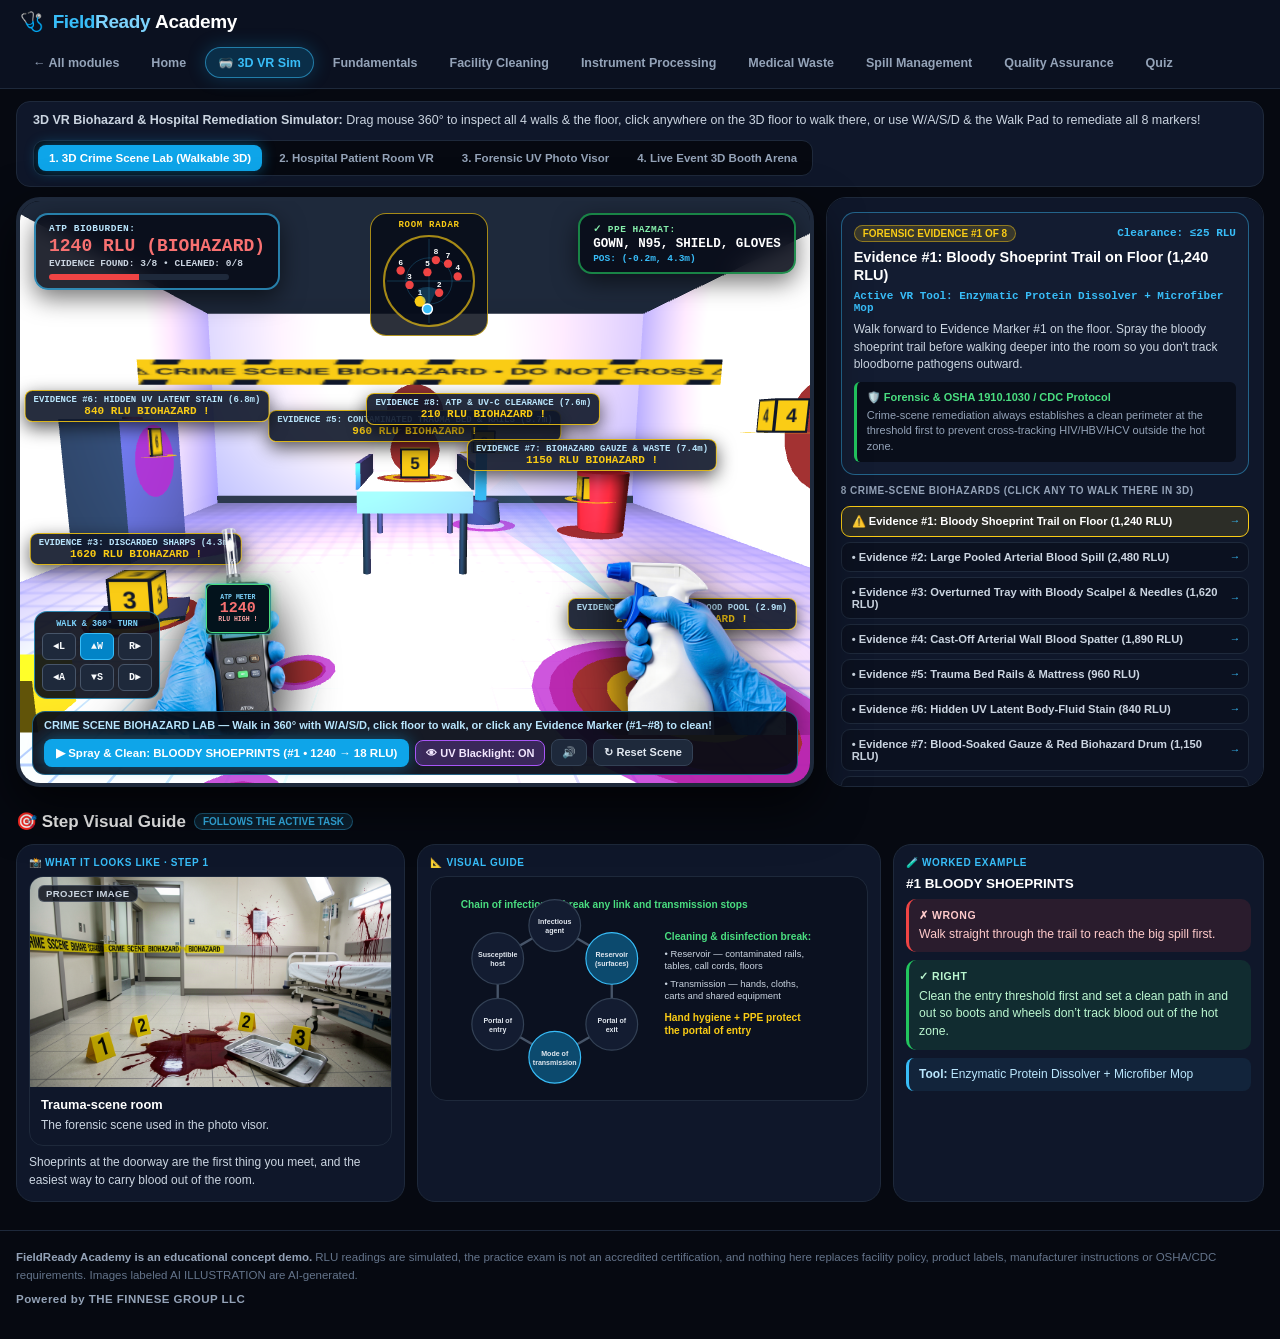
<file: academy/index.html>
<!DOCTYPE html>
<html lang="en">
<head>
  <meta charset="UTF-8" />
  <meta name="medclean-build" content="9505dcc920f5" />
  <meta name="viewport" content="width=device-width, initial-scale=1.0" />
  <title>FieldReady Academy — 3D VR Crime Scene &amp; Hospital Biohazard Remediation Platform</title>
  <meta name="description" content="Interactive 3D training demo for biohazard and hospital-room cleaning: walkable crime-scene lab, UV blacklight hospital room, visual guides, worked examples and a practice exam." />
  <meta name="robots" content="noindex" />
  <meta name="theme-color" content="#0b1120" />
  <meta property="og:type" content="website" />
  <meta property="og:title" content="FieldReady Academy — 3D Biohazard &amp; Hospital Cleaning Simulator" />
  <meta property="og:description" content="Walk a 3D crime-scene lab, clean a hospital room under UV blacklight, and learn with photos, diagrams, worked examples and a practice exam." />
  <meta property="og:url" content="https://skyrey1234-pixel.github.io/fieldready-demo/academy/" />
  <meta property="og:image" content="https://skyrey1234-pixel.github.io/fieldready-demo/og-card.jpg" />
  <meta property="og:image:width" content="1200" />
  <meta property="og:image:height" content="630" />
  <meta name="twitter:card" content="summary_large_image" />
  <link rel="icon" href="data:image/svg+xml,%3Csvg xmlns='http://www.w3.org/2000/svg' viewBox='0 0 100 100'%3E%3Ctext y='.9em' font-size='90'%3E%F0%9F%A9%BA%3C/text%3E%3C/svg%3E" />
  <script src="./three.min.js"></script>
  <script src="./medclean-data.js"></script>
  <style>
    * { box-sizing: border-box; margin: 0; padding: 0; }
    body {
      font-family: -apple-system, BlinkMacSystemFont, "SF Pro Display", "Inter", sans-serif;
      background: #060911;
      color: #f8fafc;
      user-select: none;
      overflow-x: hidden;
    }
    /* ==================== TOP WEBSITE NAVIGATION HEADER ==================== */
    .site-header {
      background: #0b1120;
      border-bottom: 1px solid #1e293b;
      padding: 10px 20px;
      display: flex;
      flex-wrap: wrap;
      align-items: center;
      justify-content: space-between;
      gap: 14px;
      position: sticky;
      top: 0;
      z-index: 100;
    }
    .brand-logo {
      display: flex;
      align-items: center;
      gap: 9px;
      font-size: 19px;
      font-weight: 900;
      letter-spacing: -0.02em;
      cursor: pointer;
    }
    .brand-logo .med { color: #38bdf8; }
    .brand-logo .clean { color: #7dd3fc; }
    .brand-logo .acad { color: #ffffff; font-weight: 700; }
    .site-nav {
      display: flex;
      flex-wrap: wrap;
      align-items: center;
      gap: 6px;
    }
    .nav-btn {
      background: transparent;
      color: #94a3b8;
      border: 1px solid transparent;
      padding: 7px 12px;
      border-radius: 999px;
      font-size: 12.5px;
      font-weight: 700;
      cursor: pointer;
      transition: all 0.15s;
    }
    .nav-btn:hover { color: #f8fafc; background: rgba(30, 41, 59, 0.7); }
    .nav-btn.active {
      background: rgba(14, 165, 233, 0.2);
      color: #38bdf8;
      border-color: rgba(56, 189, 248, 0.55);
      box-shadow: 0 0 18px rgba(14, 165, 233, 0.25);
    }
    .page-wrap {
      max-width: 1460px;
      margin: 0 auto;
      padding: 12px 16px 28px;
    }
    /* ==================== SIMULATOR SHELL ==================== */
    .sim-intro-bar {
      display: flex;
      flex-wrap: wrap;
      align-items: center;
      justify-content: space-between;
      gap: 10px;
      margin-bottom: 10px;
      background: #0f172a;
      border: 1px solid #1e293b;
      border-radius: 14px;
      padding: 10px 16px;
    }
    .sim-intro-text {
      font-size: 12.5px;
      color: #cbd5e1;
      line-height: 1.4;
    }
    .sim-mode-bar {
      display: flex;
      flex-wrap: wrap;
      gap: 6px;
      background: #060911;
      padding: 4px;
      border-radius: 11px;
      border: 1px solid #1e293b;
    }
    .sim-mode-btn {
      background: transparent;
      color: #94a3b8;
      border: none;
      padding: 7px 11px;
      border-radius: 8px;
      font-size: 11.5px;
      font-weight: 700;
      cursor: pointer;
      transition: all 0.15s;
    }
    .sim-mode-btn.active {
      background: #0ea5e9;
      color: #ffffff;
      box-shadow: 0 0 14px rgba(14, 165, 233, 0.45);
    }
    .sim-grid {
      display: grid;
      grid-template-columns: 1.82fr 1fr;
      gap: 12px;
      align-items: stretch;
    }
    @media (max-width: 980px) {
      .sim-grid { grid-template-columns: 1fr; }
    }
    .visor-viewport {
      position: relative;
      height: 590px;
      background: #050811;
      border: 4px solid #1e293b;
      border-radius: 24px;
      overflow: hidden;
      box-shadow: 0 20px 50px rgba(0,0,0,0.7), inset 0 0 50px rgba(0,0,0,0.8);
    }
    #three-crime-mount {
      position: absolute;
      inset: 0;
      width: 100%;
      height: 100%;
      z-index: 4;
      cursor: grab;
    }
    #three-crime-mount:active { cursor: grabbing; }
    #floating-callouts-layer {
      position: absolute;
      inset: 0;
      pointer-events: none;
      z-index: 16;
    }
    .floating-callout {
      pointer-events: auto;
      position: absolute;
      transform: translate(-50%, -100%);
      background: rgba(15, 23, 42, 0.9);
      border: 1.5px solid rgba(250, 204, 21, 0.85);
      border-radius: 8px;
      padding: 4px 8px;
      color: #f8fafc;
      font-family: ui-monospace, SFMono-Regular, monospace;
      display: flex;
      flex-direction: column;
      align-items: center;
      cursor: pointer;
      box-shadow: 0 6px 18px rgba(0,0,0,0.65);
      transition: transform 0.12s;
    }
    .floating-callout:hover { transform: translate(-50%, -100%) scale(1.07); }
    .floating-callout.active {
      border-color: #38bdf8;
      background: rgba(12, 74, 110, 0.92);
      box-shadow: 0 0 20px rgba(56, 189, 248, 0.75);
    }
    .floating-callout.clean {
      border-color: #22c55e;
      background: rgba(6, 78, 59, 0.92);
    }
    .fc-title { font-size: 9px; color: #bae6fd; font-weight: 800; white-space: nowrap; }
    .fc-rlu { font-size: 11px; color: #facc15; font-weight: 900; white-space: nowrap; }
    .floating-callout.clean .fc-rlu { color: #4ade80; }

    /* 2D Hospital Room & Photo Visor Stage */
    #photo-world-stage {
      position: absolute;
      inset: 0;
      display: none;
      z-index: 5;
      transition: transform 0.14s ease-out;
    }
    #photo-room-bg {
      position: absolute;
      inset: -10%;
      background-image: url('./vr-room-pov-base.png');
      background-size: cover;
      background-position: center;
      filter: brightness(0.86) contrast(1.08);
    }
    #photo-uv-overlay {
      position: absolute;
      inset: 0;
      pointer-events: none;
      background: radial-gradient(circle at 50% 50%, rgba(192, 38, 211, 0.25), rgba(56, 189, 248, 0.12) 65%, transparent 90%);
      mix-blend-mode: screen;
      transition: opacity 0.25s;
    }
    #photo-hotspots-layer {
      position: absolute;
      inset: 0;
    }
    .photo-hotspot {
      position: absolute;
      transform: translate(-50%, -50%);
      background: rgba(15, 23, 42, 0.93);
      border: 2px solid #e879f9;
      border-radius: 9px;
      padding: 5px 9px;
      color: #fff;
      font-family: ui-monospace, SFMono-Regular, monospace;
      cursor: pointer;
      display: flex;
      flex-direction: column;
      align-items: center;
      box-shadow: 0 0 22px rgba(217, 70, 239, 0.75);
    }
    .photo-hotspot.active {
      border-color: #38bdf8;
      background: rgba(88, 28, 135, 0.95);
      box-shadow: 0 0 24px rgba(56, 189, 248, 0.95);
    }
    .photo-hotspot.clean {
      border-color: #22c55e;
      background: rgba(6, 78, 59, 0.94);
      box-shadow: 0 0 16px rgba(34, 197, 94, 0.6);
    }
    .ph-badge { font-size: 9px; color: #f5d0fe; font-weight: 800; white-space: nowrap; }
    .ph-rlu { font-size: 12px; font-weight: 900; color: #ffffff; white-space: nowrap; }

    /* Mode 4: Live Event Booth Stage */
    #booth-arena-stage {
      position: absolute;
      inset: 0;
      z-index: 8;
      background: #070b14;
      display: none;
      grid-template-columns: 1fr 1fr;
      gap: 12px;
      padding: 86px 16px 68px;
      align-items: center;
    }
    .booth-card {
      background: #0f172a;
      border: 1px solid #1e293b;
      border-radius: 14px;
      padding: 10px;
      height: 100%;
      display: flex;
      flex-direction: column;
      gap: 8px;
    }
    .booth-card img {
      width: 100%;
      height: 310px;
      object-fit: cover;
      border-radius: 10px;
      border: 1px solid #334155;
    }

    /* ==================== TOP HUD OVERLAYS ==================== */
    .hud-top-bar {
      position: absolute;
      top: 12px;
      left: 14px;
      right: 14px;
      z-index: 30;
      display: flex;
      justify-content: space-between;
      align-items: flex-start;
      pointer-events: none;
      gap: 10px;
    }
    .hud-box {
      background: rgba(8, 12, 24, 0.88);
      backdrop-filter: blur(10px);
      border: 2px solid rgba(56, 189, 248, 0.65);
      border-radius: 14px;
      padding: 8px 13px;
      font-family: ui-monospace, SFMono-Regular, monospace;
      box-shadow: 0 8px 24px rgba(0,0,0,0.55);
    }
    .hud-tag { font-size: 9.5px; color: #bae6fd; font-weight: 800; letter-spacing: 0.05em; }
    .hud-main-val { font-size: 18px; font-weight: 900; color: #f87171; margin: 2px 0; }
    .hud-sub-val { font-size: 9.5px; color: #cbd5e1; font-weight: 700; }
    .hud-progress {
      width: 180px;
      height: 6px;
      background: #1e293b;
      border-radius: 99px;
      overflow: hidden;
      margin-top: 5px;
    }
    #hud-rlu-bar { height: 100%; width: 55%; background: #ef4444; transition: width 0.25s; }

    /* Center Room Radar */
    #radar-hud-box {
      display: flex;
      flex-direction: column;
      align-items: center;
      gap: 3px;
      background: rgba(8, 12, 24, 0.85);
      border: 1.5px solid rgba(250, 204, 21, 0.65);
      border-radius: 16px;
      padding: 6px 10px;
    }
    .radar-title {
      font-size: 9px;
      font-family: ui-monospace, monospace;
      font-weight: 900;
      color: #facc15;
      letter-spacing: 0.08em;
    }

    /* Walk & 360 Turn Pad */
    .walk-pad-box {
      position: absolute;
      left: 14px;
      bottom: 84px;
      z-index: 32;
      background: rgba(8, 12, 24, 0.9);
      border: 1.5px solid rgba(56, 189, 248, 0.65);
      border-radius: 13px;
      padding: 7px;
      display: flex;
      flex-direction: column;
      align-items: center;
      gap: 4px;
    }
    .walk-pad-title {
      font-size: 8.5px;
      font-family: ui-monospace, monospace;
      color: #7dd3fc;
      font-weight: 800;
    }
    .walk-pad-grid {
      display: grid;
      grid-template-columns: repeat(3, 34px);
      gap: 4px;
    }
    .wp-btn {
      height: 27px;
      border-radius: 6px;
      background: #1e293b;
      border: 1px solid #475569;
      color: #f8fafc;
      font-size: 10px;
      font-weight: 800;
      cursor: pointer;
      font-family: ui-monospace, monospace;
    }
    .wp-btn:hover { background: #0ea5e9; border-color: #7dd3fc; }
    .wp-btn.primary { background: #0284c7; border-color: #38bdf8; }

    /* First-Person Blue Nitrile Gloved Hands */
    #hands-layer {
      pointer-events: none;
      position: absolute;
      left: 0;
      right: 0;
      bottom: 48px;
      height: 290px;
      z-index: 25;
      overflow: hidden;
    }
    #left-hand-wrap {
      position: absolute;
      bottom: -22px;
      left: 12%;
      width: 245px;
      height: 245px;
      transition: transform 0.18s ease;
    }
    #right-hand-wrap {
      position: absolute;
      bottom: -24px;
      right: 3%;
      width: 265px;
      height: 265px;
      transition: transform 0.18s ease;
    }
    #left-hand-wrap.spraying { transform: translateY(-10px) scale(1.03); }
    #right-hand-wrap.spraying { transform: translate(-14px, -16px) scale(1.05); }
    #left-hand-wrap img, #right-hand-wrap img {
      width: 100%;
      height: 100%;
      object-fit: contain;
      filter: drop-shadow(0 16px 26px rgba(0,0,0,0.9));
    }
    .meter-lcd-overlay {
      position: absolute;
      left: 37.1%;
      top: 29.4%;
      width: 26.3%;
      height: 20.3%;
      background: rgba(4, 19, 28, 0.95);
      border: 1.5px solid #4ade80;
      border-radius: 6px;
      display: flex;
      flex-direction: column;
      align-items: center;
      justify-content: center;
      font-family: ui-monospace, monospace;
      box-shadow: 0 0 12px rgba(34, 197, 94, 0.55);
    }

    /* Bottom Action Bar */
    .visor-bottom-bar {
      position: absolute;
      bottom: 8px;
      left: 12px;
      right: 12px;
      z-index: 34;
      background: rgba(8, 12, 24, 0.94);
      border: 1px solid rgba(56, 189, 248, 0.45);
      border-radius: 13px;
      padding: 7px 11px;
      display: flex;
      flex-wrap: wrap;
      align-items: center;
      justify-content: space-between;
      gap: 8px;
    }
    #sim-status-banner {
      font-size: 11px;
      color: #bae6fd;
      font-weight: 600;
    }
    .action-btn-group {
      display: flex;
      flex-wrap: wrap;
      gap: 6px;
      align-items: center;
    }
    .btn-primary-spray {
      background: #0ea5e9;
      color: #ffffff;
      border: none;
      padding: 7px 12px;
      border-radius: 8px;
      font-size: 11.5px;
      font-weight: 800;
      cursor: pointer;
      box-shadow: 0 0 16px rgba(14, 165, 233, 0.45);
    }
    .btn-primary-spray:hover { background: #0284c7; }
    .btn-uv-toggle {
      background: rgba(168, 85, 247, 0.25);
      color: #f3e8ff;
      border: 1px solid #a855f7;
      padding: 6px 10px;
      border-radius: 8px;
      font-size: 11px;
      font-weight: 700;
      cursor: pointer;
    }
    .btn-uv-toggle.off {
      background: #1e293b;
      color: #94a3b8;
      border-color: #475569;
    }
    .btn-secondary-ctrl {
      background: #1e293b;
      color: #e2e8f0;
      border: 1px solid #334155;
      padding: 6px 10px;
      border-radius: 8px;
      font-size: 11px;
      font-weight: 700;
      cursor: pointer;
    }

    /* ==================== RIGHT FORENSIC & CLINICAL TASK SIDEBAR ==================== */
    .task-sidebar {
      background: #0f172a;
      border: 1px solid #1e293b;
      border-radius: 20px;
      padding: 14px;
      display: flex;
      flex-direction: column;
      gap: 10px;
      max-height: 590px;
      overflow-y: auto;
    }
    .active-task-box {
      background: #131c31;
      border: 1px solid rgba(56, 189, 248, 0.45);
      border-radius: 14px;
      padding: 12px;
    }
    .task-meta-row {
      display: flex;
      justify-content: space-between;
      align-items: center;
      margin-bottom: 6px;
    }
    .badge-pill {
      background: rgba(250, 204, 21, 0.16);
      color: #facc15;
      border: 1px solid rgba(250, 204, 21, 0.45);
      padding: 2px 8px;
      border-radius: 999px;
      font-size: 10px;
      font-weight: 800;
      text-transform: uppercase;
    }
    .clearance-pill {
      font-size: 11px;
      font-family: ui-monospace, monospace;
      color: #38bdf8;
      font-weight: 800;
    }
    #task-title {
      font-size: 14.5px;
      font-weight: 800;
      color: #ffffff;
      margin-bottom: 5px;
      line-height: 1.3;
    }
    #task-tool {
      font-size: 11px;
      font-family: ui-monospace, monospace;
      color: #38bdf8;
      margin-bottom: 7px;
      font-weight: 700;
    }
    #task-desc {
      font-size: 12px;
      color: #cbd5e1;
      line-height: 1.45;
      margin-bottom: 9px;
    }
    .protocol-box {
      background: #090e1a;
      border-left: 3px solid #22c55e;
      padding: 8px 10px;
      border-radius: 6px;
      font-size: 11px;
      color: #94a3b8;
      line-height: 1.4;
    }
    .protocol-box strong { color: #4ade80; display: block; margin-bottom: 2px; }
    #step-list-header {
      font-size: 10px;
      font-weight: 800;
      color: #94a3b8;
      letter-spacing: 0.05em;
      text-transform: uppercase;
    }
    .step-list {
      display: flex;
      flex-direction: column;
      gap: 5px;
    }
    .step-item {
      text-align: left;
      background: #0b1120;
      border: 1px solid #1e293b;
      color: #cbd5e1;
      padding: 8px 10px;
      border-radius: 9px;
      font-size: 11.2px;
      font-weight: 600;
      cursor: pointer;
      display: flex;
      align-items: center;
      justify-content: space-between;
      gap: 8px;
      transition: all 0.12s;
    }
    .step-item:hover { border-color: #38bdf8; color: #fff; }
    .step-item.active {
      background: rgba(250, 204, 21, 0.12);
      border-color: #facc15;
      color: #ffffff;
    }
    .step-item.done {
      background: rgba(34, 197, 94, 0.12);
      border-color: rgba(34, 197, 94, 0.45);
      color: #86efac;
    }
    .step-arrow { font-family: ui-monospace, monospace; font-size: 10.5px; color: #38bdf8; white-space: nowrap; }

    /* ==================== COURSE MODULES, HOME & QUIZ SECTIONS ==================== */
    .module-hero {
      background: linear-gradient(135deg, #0f172a, #1e1b4b);
      border: 1px solid #334155;
      border-radius: 18px;
      padding: 22px;
      margin-bottom: 16px;
    }
    .module-badge {
      display: inline-block;
      background: rgba(56, 189, 248, 0.18);
      color: #38bdf8;
      border: 1px solid rgba(56, 189, 248, 0.4);
      padding: 3px 10px;
      border-radius: 999px;
      font-size: 10.5px;
      font-weight: 800;
      margin-bottom: 8px;
    }
    .module-hero h2 { font-size: 24px; margin-bottom: 6px; color: #fff; }
    .module-hero p { font-size: 13.5px; color: #cbd5e1; line-height: 1.5; }
    .module-grid {
      display: grid;
      grid-template-columns: repeat(auto-fit, minmax(310px, 1fr));
      gap: 14px;
      margin-bottom: 16px;
    }
    .module-card {
      background: #0f172a;
      border: 1px solid #1e293b;
      border-radius: 16px;
      padding: 18px;
    }
    .mc-tag { font-size: 10px; font-weight: 800; color: #38bdf8; margin-bottom: 6px; }
    .module-card h3 { font-size: 16px; color: #fff; margin-bottom: 8px; }
    .module-card p { font-size: 12.8px; color: #cbd5e1; line-height: 1.5; margin-bottom: 10px; }
    .module-card ul { padding-left: 18px; color: #94a3b8; font-size: 12.2px; line-height: 1.55; }
    .module-card li { margin-bottom: 5px; }
    .interactive-calc-card {
      background: #131c31;
      border: 1px solid #38bdf8;
      border-radius: 16px;
      padding: 18px;
      margin-top: 12px;
    }
    .interactive-calc-card h3 { font-size: 16px; margin-bottom: 6px; color: #38bdf8; }
    .interactive-calc-card p { font-size: 12.5px; color: #cbd5e1; margin-bottom: 12px; }
    .calc-row { display: flex; flex-wrap: wrap; gap: 14px; align-items: center; }
    .calc-row input, .calc-row select {
      background: #090e1a;
      border: 1px solid #475569;
      color: #fff;
      padding: 6px 10px;
      border-radius: 8px;
      font-size: 13px;
      margin-left: 6px;
    }
    .calc-output {
      background: #090e1a;
      border: 1px solid #1e293b;
      padding: 10px 14px;
      border-radius: 10px;
      font-size: 13px;
      color: #bae6fd;
    }
    /* Quiz Styles */
    .quiz-card {
      background: #0f172a;
      border: 1px solid #1e293b;
      border-radius: 14px;
      padding: 16px;
      margin-bottom: 12px;
    }
    .quiz-q { font-size: 14.5px; font-weight: 800; color: #fff; margin-bottom: 10px; }
    .quiz-opts { display: grid; grid-template-columns: 1fr 1fr; gap: 8px; }
    @media (max-width: 760px) { .quiz-opts { grid-template-columns: 1fr; } }
    .quiz-opt {
      text-align: left;
      background: #131c31;
      border: 1px solid #334155;
      color: #cbd5e1;
      padding: 10px 12px;
      border-radius: 10px;
      font-size: 12.5px;
      cursor: pointer;
    }
    .quiz-opt.selected { border-color: #38bdf8; background: rgba(14, 165, 233, 0.2); color: #fff; }
    .quiz-opt.correct { border-color: #22c55e; background: rgba(34, 197, 94, 0.22); color: #86efac; }
    .quiz-opt.wrong { border-color: #ef4444; background: rgba(239, 68, 68, 0.22); color: #fca5a5; }
    .quiz-exp { margin-top: 9px; padding: 8px 11px; border-radius: 8px; font-size: 12px; }
    .quiz-exp.ok { background: rgba(34, 197, 94, 0.14); color: #86efac; }
    .quiz-exp.err { background: rgba(239, 68, 68, 0.14); color: #fca5a5; }
  </style>
  <link rel="stylesheet" href="./medclean-visuals.css" />
</head>
<body>

  <!-- TOP WEBSITE HEADER (MATCHING FULL FIELDREADY ACADEMY PLATFORM) -->
  <header class="site-header">
    <div class="brand-logo" onclick="window.setNavTab('vr')">
      <span>🩺</span>
      <span><span class="med">Field</span><span class="clean">Ready</span> <span class="acad">Academy</span></span>
    </div>
    <nav class="site-nav">
      <a class="nav-btn fr-home" href="../" style="text-decoration:none">&larr; All modules</a>
      <button class="nav-btn" data-nav-tab="home" onclick="window.setNavTab('home')">Home</button>
      <button class="nav-btn active" data-nav-tab="vr" onclick="window.setNavTab('vr')">🥽 3D VR Sim</button>
      <button class="nav-btn" data-nav-tab="fundamentals" onclick="window.setNavTab('fundamentals')">Fundamentals</button>
      <button class="nav-btn" data-nav-tab="facility" onclick="window.setNavTab('facility')">Facility Cleaning</button>
      <button class="nav-btn" data-nav-tab="instruments" onclick="window.setNavTab('instruments')">Instrument Processing</button>
      <button class="nav-btn" data-nav-tab="waste" onclick="window.setNavTab('waste')">Medical Waste</button>
      <button class="nav-btn" data-nav-tab="spills" onclick="window.setNavTab('spills')">Spill Management</button>
      <button class="nav-btn" data-nav-tab="qa" onclick="window.setNavTab('qa')">Quality Assurance</button>
      <button class="nav-btn" data-nav-tab="quiz" onclick="window.setNavTab('quiz')">Quiz</button>
    </nav>
  </header>

  <main class="page-wrap">

    <!-- ==================== SECTION 1: 3D VR SIMULATOR ==================== -->
    <section class="page-section" id="section-vr">
      <div class="sim-intro-bar">
        <div class="sim-intro-text">
          <strong>3D VR Biohazard &amp; Hospital Remediation Simulator:</strong> Drag mouse 360° to inspect all 4 walls &amp; the floor, click anywhere on the 3D floor to walk there, or use W/A/S/D &amp; the Walk Pad to remediate all 8 markers!
        </div>
        <div class="mobile-hint">Swipe sideways on the 3D view to look around, tap the floor to walk, and tap a marker or a step to clean it.</div>
        <div class="sim-mode-bar">
          <button class="sim-mode-btn active" id="mode-crime3d" data-sim-mode="crime3d" onclick="window.setSimMode('crime3d')">1. 3D Crime Scene Lab (Walkable 3D)</button>
          <button class="sim-mode-btn" id="mode-hospital" data-sim-mode="hospital" onclick="window.setSimMode('hospital')">2. Hospital Patient Room VR</button>
          <button class="sim-mode-btn" id="mode-photovisor" data-sim-mode="photovisor" onclick="window.setSimMode('photovisor')">3. Forensic UV Photo Visor</button>
          <button class="sim-mode-btn" id="mode-Arena" data-sim-mode="booth" onclick="window.setSimMode('booth')">4. Live Event 3D Booth Arena</button>
        </div>
      </div>

      <div class="sim-grid">
        <!-- LEFT / CENTER 3D VIEWPORT -->
        <div class="visor-viewport" id="visor-viewport">
          <!-- Mode 1: Real Three.js 3D Walkable Crime Scene Room -->
          <div id="three-crime-mount"></div>
          <div id="floating-callouts-layer"></div>

          <!-- Mode 2 & 3: Hospital Patient Room & Photo Visor -->
          <div id="photo-world-stage">
            <div id="photo-room-bg"></div>
            <div id="photo-uv-residue">
              <div class="uv-layer" data-task="2" style="background-image:url('./photos/uv-residue-task-2.png')"></div>
              <div class="uv-layer" data-task="3" style="background-image:url('./photos/uv-residue-task-3.png')"></div>
              <div class="uv-layer" data-task="4" style="background-image:url('./photos/uv-residue-task-4.png')"></div>
              <div class="uv-layer" data-task="5" style="background-image:url('./photos/uv-residue-task-5.png')"></div>
              <div class="uv-layer" data-task="6" style="background-image:url('./photos/uv-residue-task-6.png')"></div>
              <div class="uv-layer" data-task="7" style="background-image:url('./photos/uv-residue-task-7.png')"></div>
              <div class="uv-layer" data-task="8" style="background-image:url('./photos/uv-residue-task-8.png')"></div>
            </div>
            <div id="photo-uv-overlay"></div>
            <div id="photo-hotspots-layer"></div>
          </div>

          <!-- Mode 4: Live Event 3D Booth Arena -->
          <div id="booth-arena-stage">
            <div class="booth-card">
              <div class="mc-tag">MULTI-TRAINEE VR ARENA</div>
              <img id="arena-preview" src="./vr-live-event-training.png" alt="Live VR Medical Training Event" loading="lazy" />
              <p style="font-size:12px;color:#cbd5e1;">Live instructor-led 5-headset medical sanitation arena with real-time ATP kill telemetry and big-screen projection.</p>
            </div>
            <div class="booth-card">
              <div class="mc-tag">HEADSET VISOR TELEMETRY HUD</div>
              <img src="./vr-headset-pov-hud.png" alt="VR Headset POV Telemetry HUD" loading="lazy" />
              <p style="font-size:12px;color:#cbd5e1;">First-person UV-C &amp; ATP visor scoring interface for live certification competitions and hospital EVS onboarding.</p>
            </div>
          </div>

          <!-- Top HUD: ATP Bioburden + Room Radar + PPE Status -->
          <div class="hud-top-bar">
            <div class="hud-box">
              <div class="hud-tag">ATP BIOBURDEN:</div>
              <div class="hud-main-val" id="hud-rlu-text">1240 RLU (BIOHAZARD)</div>
              <div class="hud-sub-val" id="hud-rlu-sub">EVIDENCE FOUND: 3/8 • CLEANED: 0/8</div>
              <div class="hud-progress"><div id="hud-rlu-bar"></div></div>
            </div>

            <div id="radar-hud-box">
              <div class="radar-title">ROOM RADAR</div>
              <canvas id="radar-canvas" width="96" height="96"></canvas>
            </div>

            <div class="hud-box" id="ppe-hud-box" style="border-color:rgba(34,197,94,0.65);">
              <div class="hud-tag" style="color:#86efac;">✓ PPE HAZMAT:</div>
              <div style="font-size:12.5px;font-weight:900;color:#ffffff;margin:2px 0;">GOWN, N95, SHIELD, GLOVES</div>
              <div class="hud-sub-val" style="color:#38bdf8;" id="hud-pos-text">POS: (-0.2m, 4.3m)</div>
            </div>
          </div>

          <!-- Bottom-Left Walk & 360 Turn Pad -->
          <div class="walk-pad-box">
            <div class="walk-pad-title">WALK &amp; 360° TURN</div>
            <div class="walk-pad-grid">
              <button class="wp-btn" onclick="window.nudgeWalk('TL')" title="Turn Left (Q / Left Arrow)">◄L</button>
              <button class="wp-btn primary" onclick="window.nudgeWalk('W')" title="Walk Forward (W / Up Arrow)">▲W</button>
              <button class="wp-btn" onclick="window.nudgeWalk('TR')" title="Turn Right (E / Right Arrow)">R►</button>
              <button class="wp-btn" onclick="window.nudgeWalk('A')" title="Strafe Left (A)">◄A</button>
              <button class="wp-btn" onclick="window.nudgeWalk('S')" title="Walk Backward (S / Down Arrow)">▼S</button>
              <button class="wp-btn" onclick="window.nudgeWalk('D')" title="Strafe Right (D)">D►</button>
            </div>
          </div>

          <!-- First-Person Blue Nitrile Gloved Hands + ATP Meter + Sprayer -->
          <div id="hands-layer">
            <div id="left-hand-wrap">
              <img src="./left-hand-atp.png" alt="Left Gloved Hand ATP Luminometer" />
              <div class="meter-lcd-overlay">
                <div style="font-size:6.5px;color:#7dd3fc;font-weight:800;">ATP METER</div>
                <div style="font-size:15px;font-weight:900;color:#f87171;line-height:1;" id="lcd-num">1240</div>
                <div style="font-size:6.5px;color:#4ade80;font-weight:800;" id="lcd-status">RLU HIGH !</div>
              </div>
            </div>
            <div id="right-hand-wrap">
              <svg viewBox="0 0 360 360" style="position:absolute;inset:0;width:100%;height:100%;overflow:visible;pointer-events:none;">
                <defs>
                  <linearGradient id="sprayGrad" x1="1" y1="1" x2="0" y2="0">
                    <stop offset="0%" stop-color="rgba(56,189,248,0.92)" />
                    <stop offset="55%" stop-color="rgba(56,189,248,0.4)" />
                    <stop offset="100%" stop-color="rgba(56,189,248,0)" />
                  </linearGradient>
                </defs>
                <polygon id="svg-spray-cone" points="126,148 -70,20 -15,-30" fill="url(#sprayGrad)" opacity="0.45" />
              </svg>
              <img src="./right-hand-sprayer.png" alt="Right Gloved Hand Enzymatic Sprayer" />
            </div>
          </div>

          <!-- Bottom Control Bar -->
          <div class="visor-bottom-bar">
            <span id="sim-status-banner">CRIME SCENE BIOHAZARD LAB — Walk in 360° with W/A/S/D, click floor to walk, or click any Evidence Marker (#1–#8) to clean!</span>
            <div class="action-btn-group">
              <button class="btn-primary-spray" id="exec-btn" onclick="window.triggerCleanAction()">▶ Spray &amp; Clean Active Hotspot</button>
              <button class="btn-uv-toggle" id="uv-btn" onclick="window.toggleUVMode()">👁 UV Blacklight: ON</button>
              <button class="btn-secondary-ctrl" id="sound-btn" onclick="window.toggleSoundMode()" title="Mute/Unmute Audio">🔊</button>
              <button class="btn-secondary-ctrl" id="reset-btn" onclick="window.resetSimulator()">↻ Reset Scene</button>
            </div>
          </div>
        </div>

        <!-- RIGHT SIDEBAR: ACTIVE TASK, PROTOCOL & 8-STEP LIST -->
        <aside class="task-sidebar">
          <div class="active-task-box">
            <div class="task-meta-row">
              <span class="badge-pill" id="task-badge">Forensic Evidence #1 of 8</span>
              <span class="clearance-pill" id="task-clearance">Clearance: ≤25 RLU</span>
            </div>
            <div id="task-title">Evidence #1: Bloody Shoeprint Trail on Floor (1,240 RLU)</div>
            <div id="task-tool">Active VR Tool: Enzymatic Protein Dissolver + Microfiber Mop</div>
            <div id="task-desc">Walk forward to Evidence Marker #1 on the floor. Spray the bloody shoeprint trail before walking deeper into the room so you don't track bloodborne pathogens outward.</div>
            <div class="protocol-box">
              <strong>🛡️ Forensic &amp; OSHA 1910.1030 / CDC Protocol</strong>
              <span id="task-protocol">Crime-scene remediation always establishes a clean perimeter at the threshold first to prevent cross-tracking HIV/HBV/HCV outside the hot zone.</span>
            </div>
          </div>

          <div id="step-list-header">8 CRIME-SCENE BIOHAZARDS (CLICK ANY TO WALK THERE IN 3D)</div>
          <div class="step-list" id="step-list"></div>
          <div style="font-size:10px;color:#64748b;text-align:right;margin-top:auto;">
            Powered by THE FINNESE GROUP LLC
          </div>
        </aside>
      </div>
    </section>

    <!-- ==================== SECTION 0: HOME OVERVIEW ==================== -->
    <section class="page-section" id="section-home" style="display:none;">
      <div class="module-hero">
        <span class="module-badge">FIELDREADY ACADEMY • INTERACTIVE 3D VR TRAINING PLATFORM</span>
        <h2>Healthcare Environmental Services &amp; Forensic Biohazard Remediation</h2>
        <p>Master OSHA 29 CFR 1910.1030 Bloodborne Pathogens, CDC Terminal Patient Room Disinfection, AAMI ST79 Sterile Processing, and Quantitative ATP Bioluminescence (<25 RLU) Clearance in our interactive 3D simulator.</p>
        <div style="margin-top:14px;display:flex;flex-wrap:wrap;gap:10px;">
          <button class="btn-primary-spray" onclick="window.setNavTab('vr');window.setSimMode('crime3d');">🥽 Launch 3D Walkable Crime Scene Lab</button>
          <button class="btn-uv-toggle" onclick="window.setNavTab('vr');window.setSimMode('hospital');">🏥 Launch Hospital Patient Room VR</button>
          <button class="btn-secondary-ctrl" onclick="window.setNavTab('quiz')">📝 Take Practice Exam</button>
        </div>
      </div>
      <div class="module-grid">
        <div class="module-card" style="cursor:pointer;" onclick="window.setNavTab('fundamentals')">
          <div class="mc-tag">MODULE 1</div>
          <h3>Fundamentals &amp; Spaulding Classification</h3>
          <p>Why gross organic blood and biofilm must be physically disrupted before chemical disinfectants can work.</p>
        </div>
        <div class="module-card" style="cursor:pointer;" onclick="window.setNavTab('facility')">
          <div class="mc-tag">MODULE 2</div>
          <h3>Facility &amp; Terminal Room Cleaning</h3>
          <p>High-to-low clockwise workflow, 16-surface S-fold microfiber technique, and color-coded isolation protocols.</p>
        </div>
        <div class="module-card" style="cursor:pointer;" onclick="window.setNavTab('instruments')">
          <div class="mc-tag">MODULE 3</div>
          <h3>Surgical Instrument Processing (SPD)</h3>
          <p>Point-of-use enzymatic foam, below-waterline brushing, ultrasonic cavitation, and steam autoclave BIs.</p>
        </div>
        <div class="module-card" style="cursor:pointer;" onclick="window.setNavTab('waste')">
          <div class="mc-tag">MODULE 4</div>
          <h3>Regulated Medical Waste &amp; Sharps</h3>
          <p>DOT 6-mil red biohazard bag criteria, goose-neck sealing, and FDA sharps container 3/4 fill compliance.</p>
        </div>
        <div class="module-card" style="cursor:pointer;" onclick="window.setNavTab('spills')">
          <div class="mc-tag">MODULE 5</div>
          <h3>Bloodborne Spill Management</h3>
          <p>Outside-in perimeter containment and interactive 1:10 sporicidal sodium hypochlorite dilution calculator.</p>
        </div>
        <div class="module-card" style="cursor:pointer;" onclick="window.setNavTab('qa')">
          <div class="mc-tag">MODULE 6</div>
          <h3>Quality Assurance &amp; ATP Auditing</h3>
          <p>Quantitative luciferin/luciferase RLU testing vs. UV fluorescent markers and visual inspections.</p>
        </div>
      </div>
    </section>

    <!-- ==================== COURSE MODULE SECTIONS ==================== -->
    <section class="page-section" id="section-fundamentals" style="display:none;"><div id="module-content-fundamentals"></div></section>
    <section class="page-section" id="section-facility" style="display:none;"><div id="module-content-facility"></div></section>
    <section class="page-section" id="section-instruments" style="display:none;"><div id="module-content-instruments"></div></section>
    <section class="page-section" id="section-waste" style="display:none;"><div id="module-content-waste"></div></section>
    <section class="page-section" id="section-spills" style="display:none;"><div id="module-content-spills"></div></section>
    <section class="page-section" id="section-qa" style="display:none;"><div id="module-content-qa"></div></section>

    <!-- ==================== SECTION: CERTIFICATION QUIZ ==================== -->
    <section class="page-section" id="section-quiz" style="display:none;">
      <div class="module-hero">
        <span class="module-badge">PRACTICE EXAM • 80% TO PASS • 8 PROTOCOL + 4 PHOTO QUESTIONS</span>
        <h2>FieldReady Academy — Forensic &amp; Clinical Decontamination Exam</h2>
        <p id="quiz-score-banner">Answer every question below, then click Grade Practice Exam.</p>
        <div style="margin-top:12px;display:flex;gap:10px;">
          <button class="btn-primary-spray" onclick="window.submitQuizExam()">✓ Grade Practice Exam</button>
          <button class="btn-secondary-ctrl" onclick="window.resetQuizExam()">↻ Reset Exam</button>
        </div>
      </div>
      <div id="quiz-questions-mount"></div>
    </section>

  </main>

  <footer class="site-footer">
    <p><strong>FieldReady Academy is an educational concept demo.</strong> RLU readings are simulated, the practice exam is not an accredited certification, and nothing here replaces facility policy, product labels, manufacturer instructions or OSHA/CDC requirements. Images labeled AI ILLUSTRATION are AI-generated.</p>
    <p class="sf-credit">Powered by THE FINNESE GROUP LLC</p>
  </footer>

  <script src="./medclean-3d-engine.js"></script>
  <script src="./medclean-diagrams.js"></script>
  <script src="./medclean-extras.js"></script>
</body>
</html>
</file>
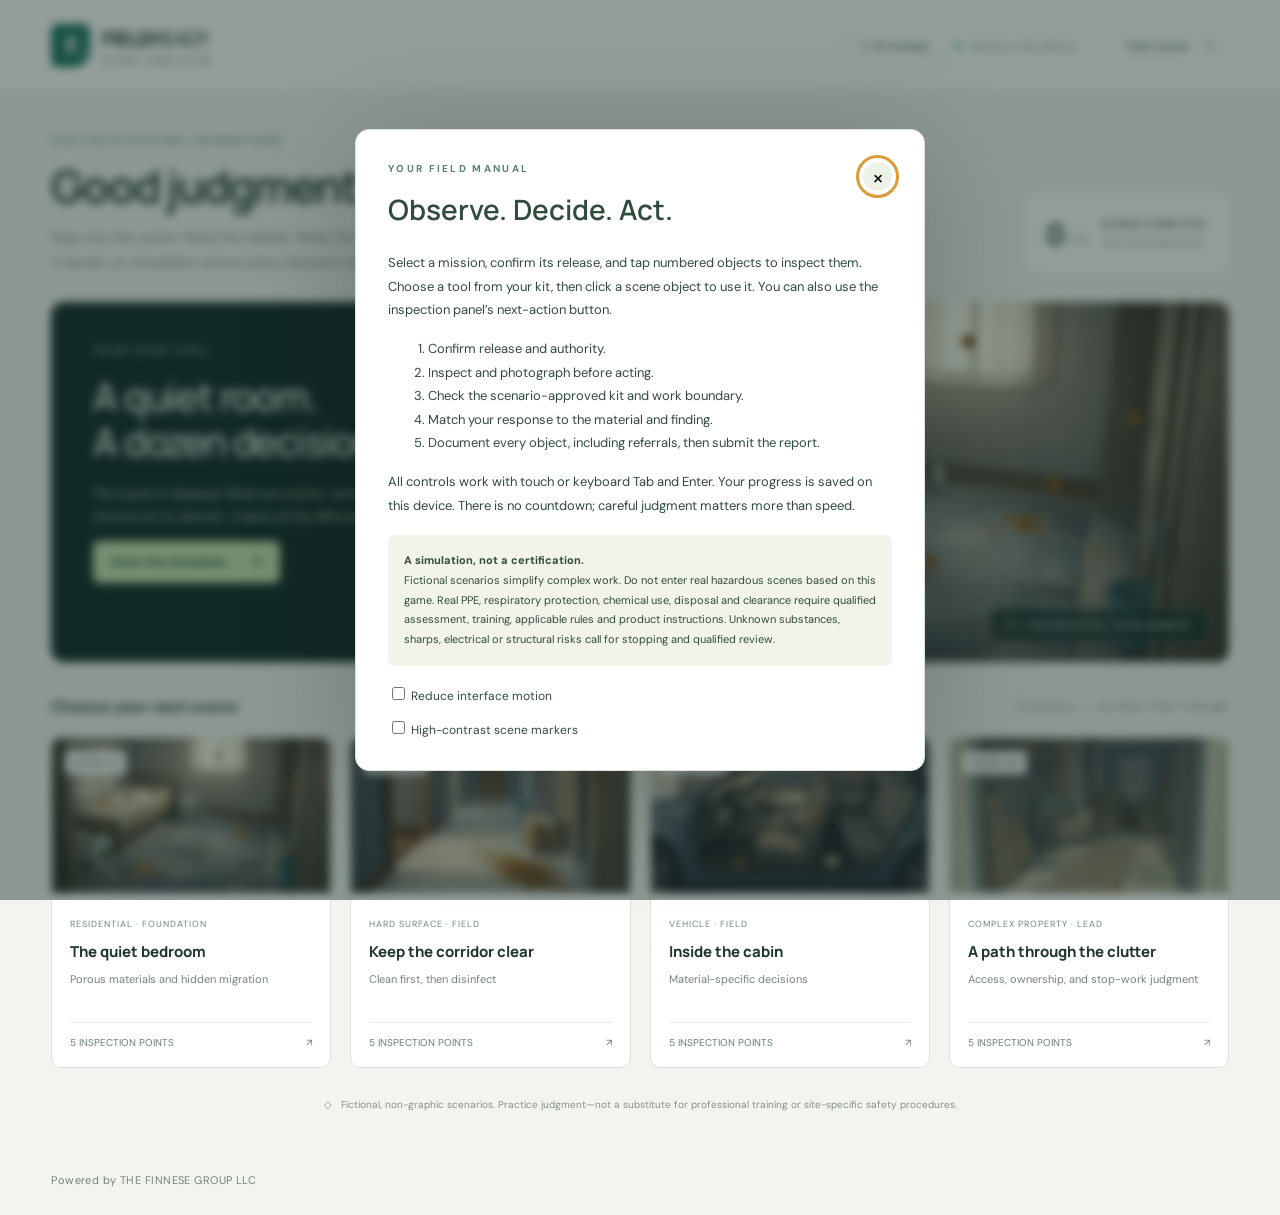
<file: scenes/index.html>
<!doctype html><html lang="en"><head><meta charset="utf-8"><meta name="viewport" content="width=device-width,initial-scale=1"><meta name="theme-color" content="#102826"><title>FieldReady — Scene Simulator</title><meta name="description" content="Explore four detailed scenes, inspect hazards, choose your tools and practice careful judgment in FieldReady, a playable point-and-click simulation."><meta property="og:title" content="FieldReady"><meta property="og:description" content="Every scene tells a story. Every decision leaves a mark. Play the scene assessment simulator."><meta property="og:image" content="https://d2ol7oe51mr4n9.cloudfront.net/user_3Gq7XRG18h85cmrNEsMZ3yZpZ5m/eada1836-6123-4677-85b1-bd22c3c5016b.png"><link rel="icon" href="https://d2ol7oe51mr4n9.cloudfront.net/user_3Gq7XRG18h85cmrNEsMZ3yZpZ5m/c1a48dea-263f-44a0-b3de-2e00e70fed41.png"><link rel="stylesheet" href="style.css"></head><body><header class="topbar"><a class="brand" href="../" aria-label="FieldReady home: all modules"><span class="brand-icon">F<span>✓</span></span><span>FIELD<span class="brand-light">READY</span><small>SCENE SIMULATOR</small></span></a><nav><a class="help-button" href="../">&larr; All modules</a><span class="live-dot"></span><span id="status" role="status">Loading…</span><button class="help-button" id="help">Field manual <span>↗</span></button></nav></header><main id="app"><div class="loading">Preparing your field station…</div></main><p style="margin:18px 4vw 28px;font-size:11px;letter-spacing:.04em;color:#74827c">Powered by THE FINNESE GROUP LLC</p><dialog id="manual"><button id="close-manual" class="close">×</button><span class="eyebrow">YOUR FIELD MANUAL</span><h2>Observe. Decide. Act.</h2><p>Select a mission, confirm its release, and tap numbered objects to inspect them. Choose a tool from your kit, then click a scene object to use it. You can also use the inspection panel’s next-action button.</p><ol><li>Confirm release and authority.</li><li>Inspect and photograph before acting.</li><li>Check the scenario-approved kit and work boundary.</li><li>Match your response to the material and finding.</li><li>Document every object, including referrals, then submit the report.</li></ol><p>All controls work with touch or keyboard Tab and Enter. Your progress is saved on this device. There is no countdown; careful judgment matters more than speed.</p><div class="safety"><strong>A simulation, not a certification.</strong> Fictional scenarios simplify complex work. Do not enter real hazardous scenes based on this game. Real PPE, respiratory protection, chemical use, disposal and clearance require qualified assessment, training, applicable rules and product instructions. Unknown substances, sharps, electrical or structural risks call for stopping and qualified review.</div><label class="toggle"><input id="motion" type="checkbox"> Reduce interface motion</label><label class="toggle"><input id="contrast" type="checkbox"> High-contrast scene markers</label></dialog><script type="module" src="local-engine.js"></script><script type="module" src="client.js"></script></body></html>
</file>
<file: scenes/style.css>
@import url('https://fonts.googleapis.com/css2?family=DM+Sans:wght@400;450;500;550;600;650;700&family=Manrope:wght@400;500;600;650;700;750;800&display=swap');
:root{font-family:'DM Sans',sans-serif;color:#203731;background:#f3f4ef;font-synthesis:none;--teal:#176e5b;--dark:#102826;--muted:#74827c;--line:#dde3dc;--amber:#d8a352}*{box-sizing:border-box}body{margin:0}button,a,input{-webkit-tap-highlight-color:transparent}button{font:inherit;cursor:pointer}button:focus-visible,a:focus-visible{outline:3px solid #dc9c39;outline-offset:4px}button{border:0}button:disabled{opacity:.5;cursor:default}a{color:inherit;text-decoration:none}.topbar{height:92px;padding:0 4vw;display:flex;align-items:center;justify-content:space-between;background:#fff;border-bottom:1px solid var(--line)}.brand{display:flex;gap:12px;align-items:center;font-family:Manrope,sans-serif;font-size:20px;font-weight:800;letter-spacing:-1px}.brand-light{font-weight:500}.brand small{display:block;letter-spacing:2.3px;font:9px 'DM Sans';margin-top:3px}.brand-icon{width:39px;height:43px;display:grid;place-items:center;background:var(--teal);color:white;border-radius:7px 7px 16px 7px;position:relative;font-size:25px}.brand-icon span{position:absolute;font-size:16px;right:3px;bottom:4px}.topbar nav{display:flex;align-items:center;gap:9px;font-size:11px;color:var(--muted)}.live-dot{height:6px;width:6px;border-radius:50%;background:#459d7d}.help-button{margin-left:24px;padding:11px 15px;background:white;border:1px solid var(--line);border-radius:6px;color:#244a40}.help-button span{margin-left:15px}main{max-width:1640px;margin:auto;padding:42px 4vw}.eyebrow{font-size:10px;letter-spacing:2.3px;font-weight:700;color:#558274;display:block}.dispatch-head{display:flex;justify-content:space-between;align-items:end;margin-bottom:27px}h1,h2,h3,p{margin-top:0}h1{font-family:Manrope,sans-serif;font-size:clamp(32px,3.5vw,49px);line-height:1.13;letter-spacing:-2px;margin:14px 0 13px;font-weight:650}.lead{font-size:14px;line-height:1.8;color:var(--muted);max-width:520px;margin:0}.progress-badge{display:flex;gap:13px;align-items:center;padding:17px 22px;background:white;border:1px solid var(--line);border-radius:10px;font-size:11px;line-height:1.6}.progress-badge b{font-size:29px;font-family:Manrope}.hero{display:grid;grid-template-columns:1fr 1.2fr;min-height:360px;background:var(--dark);border-radius:13px;overflow:hidden;margin-bottom:34px;color:#fff}.hero-copy{padding:42px;position:relative}.hero .eyebrow{color:#9bc6b6}.hero h2{font:500 clamp(27px,3vw,40px)/1.18 Manrope;letter-spacing:-1.2px;margin:17px 0}.hero p{color:#b8cac2;font-size:13px;line-height:1.8;max-width:340px}.hero-art{position:relative;background:url('assets/bedroom.webp') center/cover}.hero-art:before{content:'';position:absolute;inset:0;background:linear-gradient(90deg,var(--dark),transparent 35%)}.art-tag{position:absolute;right:22px;bottom:20px;font-size:10px;letter-spacing:1.5px;padding:9px 13px;background:#102826b8;border:1px solid #ffffff35;border-radius:4px}.primary{background:#c7e4b3;color:#183c2d;padding:13px 19px;border-radius:6px;font-size:12px;font-weight:700;display:inline-flex;align-items:center;gap:26px}.primary.teal{background:var(--teal);color:white}.section-title{display:flex;align-items:center;justify-content:space-between;margin:20px 0}.section-title h3{font-size:16px;letter-spacing:-.3px;margin:0}.section-title span{font-size:11px;color:var(--muted)}.mission-grid{display:grid;grid-template-columns:repeat(4,1fr);gap:19px}.mission-card{text-align:left;background:white;padding:0;border:1px solid var(--line);border-radius:10px;overflow:hidden;color:inherit;transition:transform .2s,box-shadow .2s}.mission-card:hover{transform:translateY(-4px);box-shadow:0 9px 25px #193c3010}.card-image{height:155px;position:relative}.card-image img{height:100%;width:100%;object-fit:cover}.card-no{position:absolute;left:13px;top:13px;background:#fffffff0;font-size:10px;padding:5px 8px;border-radius:4px}.card-body{padding:18px}.card-body small{font-size:9px;color:#6c887c;text-transform:uppercase;letter-spacing:1px}.card-body h3{font-family:Manrope;font-size:15px;margin:9px 0;font-weight:750}.card-body p{font-size:11px;color:var(--muted);line-height:1.6;min-height:34px;margin-bottom:17px}.card-bottom{border-top:1px solid #e9ede7;padding-top:13px;display:flex;justify-content:space-between;font-size:10px;color:#678072}.footer-note{display:flex;gap:9px;justify-content:center;color:#849087;font-size:10px;line-height:1.6;margin-top:29px}.mission-header{display:flex;justify-content:space-between;gap:16px;align-items:center;margin-bottom:23px}.back{background:transparent;padding:0;color:#72837a;font-size:11px;margin-bottom:13px}.mission-header h1{font-size:29px;letter-spacing:-1px;margin:7px 0}.mission-header p{font-size:11px;color:var(--muted);margin:0}.score{display:flex;align-items:center;gap:14px;background:white;border:1px solid var(--line);border-radius:9px;padding:12px 18px;white-space:nowrap}.score strong{font:700 28px Manrope;color:var(--teal)}.score small{font-size:9px;line-height:1.6;color:var(--muted)}.workspace{display:grid;grid-template-columns:minmax(0,1fr) 300px;gap:20px}.left-col{min-width:0}.scene-wrap{border-radius:11px;overflow:hidden;background:#1b312d;position:relative}.scene{aspect-ratio:16/9;position:relative;background-size:cover;background-position:center;overflow:hidden}.scene::after{content:'';position:absolute;inset:0;pointer-events:none;background:linear-gradient(0deg,#122a2450,transparent 35%)}.scene-top{position:absolute;top:15px;left:15px;right:15px;display:flex;justify-content:space-between;pointer-events:none;z-index:3}.scene-chip{font-size:9px;letter-spacing:1px;padding:8px 10px;border:1px solid #ffffff35;color:white;background:#162a24b8;border-radius:4px;backdrop-filter:blur(8px)}.hotspot{position:absolute;transform:translate(-50%,-50%);width:42px;height:42px;border-radius:50%;background:#fffdf0e8;border:2px solid #d6ab66;box-shadow:0 0 0 6px #d7a95725,0 2px 13px #0003;color:#5e4625;font-size:12px;font-weight:700;z-index:4;transition:background .15s,box-shadow .15s}.hotspot:hover,.hotspot.selected{background:#e8b76c;box-shadow:0 0 0 9px #e8b76c40}.hotspot.completed{background:#cae7d7;color:#145d43;border-color:#78ae95;box-shadow:0 0 0 6px #8ac5a42a}.hotspot .hot-label{position:absolute;left:50%;bottom:50px;transform:translateX(-50%);background:#152e28ed;color:white;white-space:nowrap;font-size:10px;padding:6px 9px;border-radius:4px;display:none;font-weight:500}.hotspot:hover .hot-label,.hotspot.selected .hot-label{display:block}.scene-bottom{padding:13px 18px;display:flex;justify-content:space-between;align-items:center;color:#b5c9bd;font-size:10px}.scene-bottom b{color:#e6eddf;font-weight:500}.tools{margin-top:15px;background:white;border:1px solid var(--line);border-radius:9px;padding:17px}.tool-label{display:flex;justify-content:space-between;font-size:9px;letter-spacing:1.5px;color:#6a8075;margin-bottom:13px}.tool-label span:last-child{letter-spacing:0;color:#8e9992}.tool-grid{display:grid;grid-template-columns:repeat(7,1fr);gap:6px}.tool{padding:11px 3px 9px;background:#f6f7f3;color:#6a7e73;border:1px solid transparent;border-radius:6px;font-size:9px}.tool svg{width:22px;height:22px;display:block;margin:0 auto 7px;stroke:currentColor;fill:none;stroke-width:1.6}.tool.active{background:#e8f0e7;border-color:#8eb59d;color:#1a614b}.tool:hover{background:#edf1e9}.notice{padding:15px 17px;border:1px solid #dbe4d8;background:#ecf2e8;border-radius:7px;font-size:12px;line-height:1.7;margin-top:15px;min-height:63px}.notice.warning{background:#fff4df;border-color:#e7c899;color:#79551f}.notice.success{background:#e6f3e9;color:#286947}.panel{border:1px solid var(--line);border-radius:10px;background:white;overflow:hidden;margin-bottom:15px}.panel-heading{padding:18px;border-bottom:1px solid #e8ece5;display:flex;justify-content:space-between;align-items:center}.panel-heading h3{margin:0;font-size:12px}.panel-heading span{font-size:10px;color:var(--muted)}.panel-body{padding:17px}.brief{font-size:11px;line-height:1.8;color:#718177;margin-bottom:17px}.prep{width:100%;text-align:left;display:flex;align-items:center;gap:10px;background:#f7f8f4;border:1px solid #e6ebe2;border-radius:6px;padding:11px;margin-bottom:7px;font-size:10px;color:#526b5d;min-height:42px}.check{width:17px;height:17px;border:1px solid #bccbbe;border-radius:50%;display:grid;place-items:center;font-size:11px;flex-shrink:0}.prep.done{color:#367753;background:#ecf4e8}.prep.done .check{background:#568b65;border-color:#568b65;color:white}.inspector-title{font:700 18px Manrope;letter-spacing:-.4px;margin:4px 0 10px}.inspect-empty{text-align:center;padding:23px 0;color:#839087;font-size:12px;line-height:1.8}.inspect-empty svg{width:32px;height:32px;stroke:#8fa998;fill:none;stroke-width:1.2;display:block;margin:0 auto 10px}.step-pill{font-size:9px;background:#eef3ea;color:#56745e;display:inline-block;padding:5px 8px;border-radius:4px;margin-bottom:12px}.inspect-note{font-size:12px;line-height:1.8;color:#6a7b70}.next-action{width:100%;justify-content:space-between;margin-top:6px}.checklist{margin-top:15px;border-top:1px solid #e5eae2;padding-top:12px}.checklist span{display:block;font-size:10px;padding:5px 0;color:#6e8373}.finish{width:100%;justify-content:center}.progress-track{height:4px;background:#e2e9de;border-radius:3px;overflow:hidden;margin:12px 0}.progress-fill{height:100%;background:#619675;transition:width .3s}.log-toggle{width:100%;padding:14px 0;background:transparent;text-align:left;color:#708475;font-size:11px}.log-entry{font-size:10px;line-height:1.7;border-top:1px solid #e0e7dc;padding:10px 0;color:#708475}.report{max-width:800px;margin:20px auto}.report-hero{background:var(--dark);padding:35px;color:white;border-radius:12px;text-align:center}.report-hero .eyebrow{color:#b3d5bf}.report-score{font:650 72px Manrope;color:#c7e4b3;letter-spacing:-4px;margin:12px 0}.report-hero h2{font:500 30px Manrope}.report-hero p{font-size:12px;line-height:1.8;color:#b4c8be}.report-grid{display:grid;grid-template-columns:1fr 1fr;gap:15px;margin:17px 0}.report-card{padding:23px;background:white;border:1px solid var(--line);border-radius:9px}.report-card h3{font-size:13px}.report-card p{font-size:12px;line-height:1.8;color:#748276;margin-bottom:0}.report-actions{display:flex;gap:10px;justify-content:center}.secondary{background:white;border:1px solid var(--line);border-radius:6px;padding:13px 19px;color:#45634f;font-size:12px}.loading{text-align:center;padding:90px;color:#759181}dialog{border:1px solid var(--line);border-radius:14px;padding:32px;max-width:570px;width:calc(100% - 30px);color:#314b3c;box-shadow:0 20px 120px #0003}dialog::backdrop{background:#142c2775;backdrop-filter:blur(5px)}dialog h2{font:600 28px Manrope;margin-top:15px}dialog p,dialog li{font-size:13px;line-height:1.8}.close{float:right;background:#edf2e8;border-radius:50%;width:29px;height:29px;font-size:22px}.safety{font-size:11px;line-height:1.8;background:#f2f4ec;padding:16px;border-radius:7px;margin:18px 0}.safety strong{display:block}.toggle{display:block;font-size:12px;margin-top:14px}.reduced *{transition:none!important;animation:none!important}.highcontrast .hotspot{background:#fff;border:3px solid #111;color:#111}.highcontrast .hotspot.completed{background:#102826;color:white;border-color:white}body[data-busy='true'] .live-dot{background:#d9a54c} @media(prefers-reduced-motion:reduce){*{transition:none!important}}@media(min-width:1700px){main{padding-left:45px;padding-right:45px}}@media(max-width:1100px){.workspace{grid-template-columns:minmax(0,1fr) 270px}.hero-copy{padding:28px}.mission-grid{gap:12px}.card-body{padding:13px}.card-image{height:125px}.tool{font-size:8px}}@media(max-width:800px){.topbar{height:74px}.topbar nav #status,.live-dot{display:none}.help-button{margin:0;font-size:10px}.brand{font-size:17px}main{padding:26px 4vw}.hero{grid-template-columns:1fr 1fr;min-height:310px}.hero-copy{padding:23px}.hero p{font-size:12px}.mission-grid{grid-template-columns:repeat(2,1fr)}.card-image{height:170px}.workspace{grid-template-columns:1fr}.right-col{display:grid;grid-template-columns:1fr 1fr;gap:15px;align-items:start}.right-col .panel{margin:0}.closeout{grid-column:1/-1}.scene{aspect-ratio:16/10}.dispatch-head .progress-badge{display:none}.mission-header h1{font-size:25px}.footer-note{text-align:center}.tool{font-size:10px}.tool svg{width:23px;height:23px}}@media(max-width:500px){.hero{display:block;position:relative;min-height:340px}.hero-art{position:absolute;inset:0;opacity:.3}.hero-art:before{background:linear-gradient(90deg,var(--dark),#10282655)}.hero-copy{position:relative;z-index:2;width:86%;padding:27px}.hero h2{font-size:32px}.hero .art-tag{display:none}.hero-copy p{color:#d0dfd5}.card-image{height:122px}.card-body h3{font-size:14px}.card-body p{min-height:51px}.card-body small{font-size:8px}.right-col{display:flex;flex-direction:column}.right-col>*{width:100%}.scene{aspect-ratio:4/3;background-size:100% 100%}.hotspot{width:40px;height:40px;font-size:11px}.scene-top{top:9px;left:9px;right:9px}.scene-chip{font-size:8px;padding:6px}.hot-label{display:none!important}.mission-header{align-items:start}.score{padding:9px 10px;gap:8px}.score strong{font-size:22px}.score small{font-size:8px}.mission-header h1{font-size:23px}.mission-header p{font-size:10px}.tool-grid{gap:2px}.tools{padding:12px 7px}.tool{font-size:8px;padding:10px 1px}.tool svg{width:19px;height:19px}.tool-label{padding:0 4px}.tool-label span:last-child{display:none}.report-grid{grid-template-columns:1fr}.report-hero{padding:26px}.scene-bottom{font-size:9px;padding:12px}.footer-note{font-size:9px}.section-title span{font-size:9px}}
</file>
<file: academy/medclean-visuals.css>
/* FieldReady Academy — visuals: photo galleries, SVG diagrams, worked examples,
   before/after sliders, step visual guide, hospital UV residue layers, lightbox */

/* ---------- SVG teaching diagrams (medclean-diagrams.js) ---------- */
.mc-svg { width: 100%; height: auto; display: block; font-family: -apple-system, BlinkMacSystemFont, "SF Pro Display", "Inter", sans-serif; }
.mc-svg text { fill: #cbd5e1; font-size: 12px; }
.mc-svg .t-ok { fill: #4ade80; font-weight: 800; font-size: 13px; }
.mc-svg .t-bad { fill: #f87171; font-weight: 800; font-size: 13px; }
.mc-svg .t-warn { fill: #facc15; font-weight: 800; font-size: 13px; }
.mc-svg .cap { fill: #94a3b8; font-size: 11.5px; }
.mc-svg .small { fill: #cbd5e1; font-size: 12px; }
.mc-svg .tiny { fill: #e2e8f0; font-size: 10px; font-weight: 700; }
.mc-svg .num { fill: #ffffff; font-size: 13px; font-weight: 900; }
.mc-svg .numdark { fill: #0f172a; font-size: 12px; font-weight: 900; }
.mc-svg .surf { fill: #131c31; stroke: #334155; stroke-width: 1.5; }
.mc-svg .used { fill: #7f1d1d; stroke: #ef4444; stroke-width: 1.5; }
.mc-svg .fresh { fill: #0c4a6e; stroke: #38bdf8; stroke-width: 1.5; }
.mc-svg .usedbox { fill: #3f1515; stroke: #f87171; stroke-width: 1.5; }
.mc-svg .stroke-ok { fill: none; stroke: #4ade80; stroke-width: 4; stroke-linecap: round; stroke-linejoin: round; }
.mc-svg .stroke-bad { fill: none; stroke: #f87171; stroke-width: 3; stroke-linecap: round; stroke-dasharray: 6 4; }
.mc-svg .ring1 { fill: rgba(250, 204, 21, 0.10); stroke: #facc15; stroke-width: 2; stroke-dasharray: 6 4; }
.mc-svg .ring2 { fill: rgba(56, 189, 248, 0.12); stroke: #38bdf8; stroke-width: 2; }
.mc-svg .arrow { stroke: #38bdf8; stroke-width: 2.5; }
.mc-svg .arrow-dim { stroke: #64748b; stroke-width: 2; }

/* ---------- section headings ---------- */
.mc-extras { margin: 4px 0 18px; }
.mc-h { font-size: 17px; color: #ffffff; margin: 24px 0 10px; display: flex; flex-wrap: wrap; align-items: center; gap: 8px; }
.mc-chip { font-size: 10px; font-weight: 800; color: #38bdf8; background: rgba(56, 189, 248, 0.14); border: 1px solid rgba(56, 189, 248, 0.4); padding: 2px 8px; border-radius: 999px; }
.mc-sub { font-size: 12.5px; color: #94a3b8; margin: -4px 0 12px; line-height: 1.45; }

/* ---------- module hero with photo ---------- */
.module-hero.has-photo { display: grid; grid-template-columns: 1.15fr 1fr; gap: 20px; align-items: center; }
@media (max-width: 900px) { .module-hero.has-photo { grid-template-columns: 1fr; } }
.module-hero .mh-fig { margin: 0; border: none; background: transparent; border-radius: 14px; box-shadow: 0 14px 34px rgba(0, 0, 0, 0.5); }
.module-hero .mh-fig img { height: 230px; border-radius: 14px; border: 1px solid #334155; }

/* ---------- photo gallery ---------- */
.mc-gallery { display: grid; grid-template-columns: repeat(auto-fit, minmax(250px, 1fr)); gap: 12px; }
.mc-fig { position: relative; margin: 0; background: #0f172a; border: 1px solid #1e293b; border-radius: 14px; overflow: hidden; cursor: zoom-in; transition: transform 0.15s, border-color 0.15s, box-shadow 0.15s; }
.mc-fig:hover { transform: translateY(-3px); border-color: #38bdf8; box-shadow: 0 10px 26px rgba(14, 165, 233, 0.18); }
.mc-fig img { width: 100%; height: 175px; object-fit: cover; display: block; }
.mc-fig figcaption { padding: 9px 11px 11px; font-size: 12px; color: #cbd5e1; line-height: 1.45; }
.mc-fig figcaption b { display: block; color: #ffffff; font-size: 12.8px; margin-bottom: 3px; }
.mc-fig .notice { margin: 6px 0 0; padding-left: 16px; color: #94a3b8; font-size: 11.5px; }
.mc-fig .notice li { margin-bottom: 2px; }
.mc-src { position: absolute; top: 8px; left: 8px; z-index: 2; font-size: 9.5px; font-weight: 800; letter-spacing: 0.04em; padding: 2px 7px; border-radius: 6px; background: rgba(8, 12, 24, 0.82); color: #cbd5e1; border: 1px solid rgba(148, 163, 184, 0.35); pointer-events: none; }

/* ---------- diagrams ---------- */
.mc-diagrams { display: grid; grid-template-columns: repeat(auto-fit, minmax(380px, 1fr)); gap: 14px; }
.mc-diagram { margin: 0; background: #0b1120; border: 1px solid #1e293b; border-radius: 16px; padding: 14px; }
.mc-diagram figcaption { margin-top: 8px; font-size: 12px; color: #94a3b8; font-weight: 700; }

/* ---------- worked examples ---------- */
.mc-examples { display: grid; grid-template-columns: repeat(auto-fit, minmax(330px, 1fr)); gap: 14px; }
.mc-example { background: #0f172a; border: 1px solid #1e293b; border-radius: 16px; overflow: hidden; display: flex; flex-direction: column; }
.mc-example .ex-photo { width: 100%; height: 150px; object-fit: cover; display: block; border-bottom: 1px solid #1e293b; cursor: zoom-in; }
.mc-example .ex-in { padding: 13px 15px 15px; display: flex; flex-direction: column; gap: 9px; }
.mc-example h4 { font-size: 14.5px; color: #ffffff; }
.mc-example .sit { font-size: 12.5px; color: #cbd5e1; line-height: 1.45; }
.mc-cmp { display: grid; grid-template-columns: 1fr 1fr; gap: 8px; }
.mc-cmp > div { padding: 9px 10px; border-radius: 10px; font-size: 12.2px; line-height: 1.45; }
.mc-cmp span { display: block; font-size: 10.5px; font-weight: 900; letter-spacing: 0.05em; margin-bottom: 3px; }
.mc-cmp .bad { background: rgba(239, 68, 68, 0.12); border-left: 3px solid #ef4444; color: #fecaca; }
.mc-cmp .good { background: rgba(34, 197, 94, 0.12); border-left: 3px solid #22c55e; color: #bbf7d0; }
.mc-why { font-size: 12px; color: #bae6fd; background: rgba(56, 189, 248, 0.08); border-left: 3px solid #38bdf8; padding: 8px 10px; border-radius: 8px; line-height: 1.45; }
@media (max-width: 560px) { .mc-cmp { grid-template-columns: 1fr; } }

/* ---------- before / after slider ---------- */
.mc-ba-grid { display: grid; grid-template-columns: repeat(auto-fit, minmax(420px, 1fr)); gap: 14px; }
.mc-ba { margin: 0; background: #0b1120; border: 1px solid #1e293b; border-radius: 16px; padding: 10px; }
.ba-wrap { position: relative; border-radius: 12px; overflow: hidden; aspect-ratio: 16 / 9; user-select: none; background: #000000; }
.ba-wrap img { position: absolute; inset: 0; width: 100%; height: 100%; object-fit: cover; pointer-events: none; }
.ba-line { position: absolute; top: 0; bottom: 0; width: 3px; margin-left: -1.5px; background: #facc15; box-shadow: 0 0 14px #facc15; pointer-events: none; }
.ba-knob { position: absolute; top: 50%; left: 50%; width: 36px; height: 36px; margin: -18px 0 0 -18px; border-radius: 50%; background: #facc15; color: #0f172a; font-weight: 900; font-size: 15px; display: flex; align-items: center; justify-content: center; box-shadow: 0 4px 14px rgba(0, 0, 0, 0.5); }
.ba-tag { position: absolute; top: 10px; padding: 4px 9px; border-radius: 8px; font-size: 11px; font-weight: 800; background: rgba(8, 12, 24, 0.85); color: #f8fafc; pointer-events: none; }
.ba-tag.l { left: 10px; }
.ba-tag.r { right: 10px; color: #f0abfc; }
.ba-range { position: absolute; inset: 0; width: 100%; height: 100%; margin: 0; opacity: 0; cursor: ew-resize; }
.mc-ba figcaption { font-size: 12px; color: #94a3b8; margin-top: 8px; line-height: 1.45; }

/* ---------- scenario drill ---------- */
.mc-drill { margin-top: 20px; background: #131c31; border: 1px solid rgba(250, 204, 21, 0.45); border-radius: 16px; padding: 16px; }
.mc-drill-tag { font-size: 10.5px; font-weight: 900; color: #facc15; letter-spacing: 0.06em; margin-bottom: 6px; }
.mc-drill .q { font-size: 14px; font-weight: 800; color: #ffffff; margin-bottom: 10px; }
.mc-drill .opts { display: grid; grid-template-columns: repeat(auto-fit, minmax(200px, 1fr)); gap: 8px; }
.mc-drill .res { margin-top: 10px; font-size: 12.5px; }
.mc-drill .res.ok { color: #86efac; }
.mc-drill .res.err { color: #fca5a5; }
.mc-disclaimer { margin-top: 16px; font-size: 11px; color: #64748b; line-height: 1.5; }

/* ---------- step visual guide (under the simulator) ---------- */
.step-guide { margin-top: 12px; display: grid; grid-template-columns: 1.05fr 1.25fr 1fr; gap: 12px; }
@media (max-width: 1100px) { .step-guide { grid-template-columns: 1fr; } }
.sg-card { background: #0f172a; border: 1px solid #1e293b; border-radius: 18px; padding: 12px; display: flex; flex-direction: column; gap: 8px; min-width: 0; }
.sg-tag { font-size: 10px; font-weight: 900; letter-spacing: 0.06em; color: #38bdf8; }
.sg-card .mc-fig img { height: 210px; }
.sg-cap { font-size: 12px; color: #cbd5e1; line-height: 1.45; }
.sg-title { font-size: 13.5px; font-weight: 800; color: #ffffff; }
.sg-card .mc-cmp { grid-template-columns: 1fr; }

/* ---------- quiz photos ---------- */
.quiz-img { width: 100%; max-width: 560px; height: 230px; object-fit: cover; border-radius: 12px; border: 1px solid #334155; margin: 0 0 10px; display: block; cursor: zoom-in; }

/* ---------- hospital room UV residue layers (one per cleaning step) ---------- */
#photo-uv-residue { position: absolute; inset: -10%; pointer-events: none; opacity: 0; transition: opacity 0.35s ease; }
#photo-uv-residue .uv-layer { position: absolute; inset: 0; background-size: cover; background-position: center; filter: brightness(0.86) contrast(1.08); opacity: 1; transition: opacity 1.1s ease; }
#photo-uv-residue .uv-layer.gone { opacity: 0; }

/* ---------- 2D hotspot labels: nudged clear of the HUD, with a leader line to the true spot ---------- */
.photo-hotspot.placed { transition: translate 0.14s ease-out; }
.photo-hotspot.displaced::after { content: ""; position: absolute; left: var(--lx); top: var(--ly); width: var(--ll); height: 2px; background: rgba(232, 121, 249, 0.9); transform-origin: 0 50%; transform: rotate(var(--la)); pointer-events: none; }
.photo-hotspot.displaced::before { content: ""; position: absolute; left: var(--ax); top: var(--ay); width: 8px; height: 8px; border-radius: 50%; background: #f0abfc; box-shadow: 0 0 10px #e879f9; pointer-events: none; }
.photo-hotspot.active.displaced::after { background: rgba(56, 189, 248, 0.95); }
.photo-hotspot.active.displaced::before { background: #7dd3fc; box-shadow: 0 0 10px #38bdf8; }
.photo-hotspot.clean.displaced::after { background: rgba(34, 197, 94, 0.9); }
.photo-hotspot.clean.displaced::before { background: #86efac; box-shadow: 0 0 10px #22c55e; }

/* ---------- phones: grid minimums must never exceed the screen ---------- */
.mc-diagrams, .mc-ba-grid, .mc-gallery, .mc-examples, .step-guide { min-width: 0; }
.mc-diagrams > *, .mc-ba-grid > *, .mc-gallery > *, .mc-examples > *, .step-guide > * { min-width: 0; }
@media (max-width: 560px) {
  .mc-diagrams, .mc-ba-grid, .mc-gallery, .mc-examples { grid-template-columns: minmax(0, 1fr); }
  .mc-diagram, .mc-ba { padding: 8px; }
  .module-hero .mh-fig img { height: 180px; }
}

/* ---------- lightbox ---------- */
#mc-lightbox { position: fixed; inset: 0; z-index: 999; display: none; align-items: center; justify-content: center; padding: 30px; background: rgba(2, 6, 15, 0.93); cursor: zoom-out; }
#mc-lightbox figure { margin: 0; display: flex; flex-direction: column; align-items: center; gap: 10px; }
#mc-lightbox img { max-width: 94vw; max-height: 82vh; border-radius: 12px; border: 1px solid #334155; }
#mc-lightbox figcaption { color: #e2e8f0; font-size: 13px; text-align: center; max-width: 900px; }

.mc-showcase { margin-top: 6px; }

/* ---------- touch: sideways swipes turn the 3D view, vertical swipes still scroll the page ---------- */
#three-crime-mount { touch-action: pan-y; }
.mobile-hint { display: none; font-size: 11.5px; color: #cbd5e1; line-height: 1.4; }

/* ---------- site footer ---------- */
.site-footer { max-width: 1460px; margin: 0 auto; padding: 18px 16px 30px; border-top: 1px solid #1e293b; font-size: 11.5px; color: #64748b; line-height: 1.55; }
.site-footer strong { color: #94a3b8; }
.site-footer .sf-credit { margin-top: 6px; color: #94a3b8; font-weight: 700; letter-spacing: 0.04em; }

/* ---------- phones ---------- */
@media (max-width: 640px) {
  /* header: brand row + one swipeable nav row */
  .site-header { padding: 8px 10px; gap: 6px; }
  .brand-logo { font-size: 16px; }
  .site-nav { flex-wrap: nowrap; overflow-x: auto; width: 100%; scrollbar-width: none; -webkit-overflow-scrolling: touch; padding-bottom: 2px; -webkit-mask-image: linear-gradient(90deg, #000 calc(100% - 56px), transparent); mask-image: linear-gradient(90deg, #000 calc(100% - 56px), transparent); }
  .site-nav.at-end { -webkit-mask-image: none; mask-image: none; }
  .site-header { position: sticky; }
  .site-header::after { content: "›"; position: absolute; right: 10px; bottom: 9px; font-size: 21px; line-height: 1; font-weight: 900; color: #38bdf8; text-shadow: 0 0 10px rgba(56, 189, 248, 0.8); pointer-events: none; transition: opacity 0.2s; }
  .site-header.nav-end::after { opacity: 0; }
  .site-nav::-webkit-scrollbar { display: none; }
  .nav-btn { flex: 0 0 auto; white-space: nowrap; padding: 6px 10px; font-size: 12px; }
  .page-wrap { padding: 8px 8px 24px; }

  /* simulator intro: short hint + swipeable mode row */
  .sim-intro-bar { padding: 8px 10px; gap: 6px; margin-bottom: 8px; }
  .sim-intro-text { display: none; }
  .mobile-hint { display: block; }
  .sim-mode-bar { flex-wrap: nowrap; overflow-x: auto; width: 100%; scrollbar-width: none; }
  .sim-mode-bar::-webkit-scrollbar { display: none; }
  .sim-mode-btn { flex: 0 0 auto; white-space: nowrap; }

  /* viewport */
  .visor-viewport { height: min(560px, 74vh); min-height: 430px; border-radius: 18px; border-width: 3px; }

  /* compact HUD; the static PPE box is dropped on phones */
  .hud-top-bar { top: 8px; left: 8px; right: 8px; gap: 6px; }
  #ppe-hud-box { display: none; }
  .hud-box { padding: 5px 8px; border-radius: 10px; }
  .hud-tag { font-size: 8.5px; }
  .hud-main-val { font-size: 13px; }
  .hud-sub-val { font-size: 8.5px; }
  .hud-progress { width: 118px; }
  #radar-hud-box { padding: 4px 6px; border-radius: 12px; }
  #radar-canvas { width: 64px; height: 64px; }

  /* touch replaces the walk pad (swipe to look, tap the floor to walk) */
  .walk-pad-box { display: none; }
  .visor-bottom-bar { left: 6px; right: 6px; bottom: 6px; padding: 6px 8px; gap: 6px; }
  #sim-status-banner { font-size: 10.5px; flex: 1 1 100%; white-space: nowrap; overflow: hidden; text-overflow: ellipsis; }
  .action-btn-group { flex: 1 1 100%; gap: 5px; }
  #exec-btn { flex: 1 1 100%; white-space: nowrap; overflow: hidden; text-overflow: ellipsis; font-size: 11px; padding: 8px 10px; }
  .visor-bottom-bar .btn-uv-toggle, .visor-bottom-bar .btn-secondary-ctrl { padding: 6px 9px; font-size: 10.5px; }

  /* smaller gloved hands */
  #hands-layer { bottom: 92px; height: 150px; }
  #left-hand-wrap { width: 128px; height: 128px; left: 2%; bottom: -14px; }
  #right-hand-wrap { width: 138px; height: 138px; right: -2%; bottom: -16px; }
  .meter-lcd-overlay div { font-size: 4.5px !important; }
  #lcd-num { font-size: 9px !important; }

  /* compact labels: number + reading; full name only on the active one */
  .photo-hotspot { padding: 3px 6px; border-radius: 7px; }
  .photo-hotspot:not(.active) .ph-name { display: none; }
  .ph-badge { font-size: 8.5px; }
  .ph-rlu { font-size: 10px; }
  .floating-callout { padding: 3px 6px; }
  .floating-callout .fc-pre, .floating-callout:not(.active) .fc-name { display: none; }
  .fc-title { font-size: 8.5px; }
  .fc-rlu { font-size: 9.5px; }

  .task-sidebar { max-height: none; }
}
</file>
